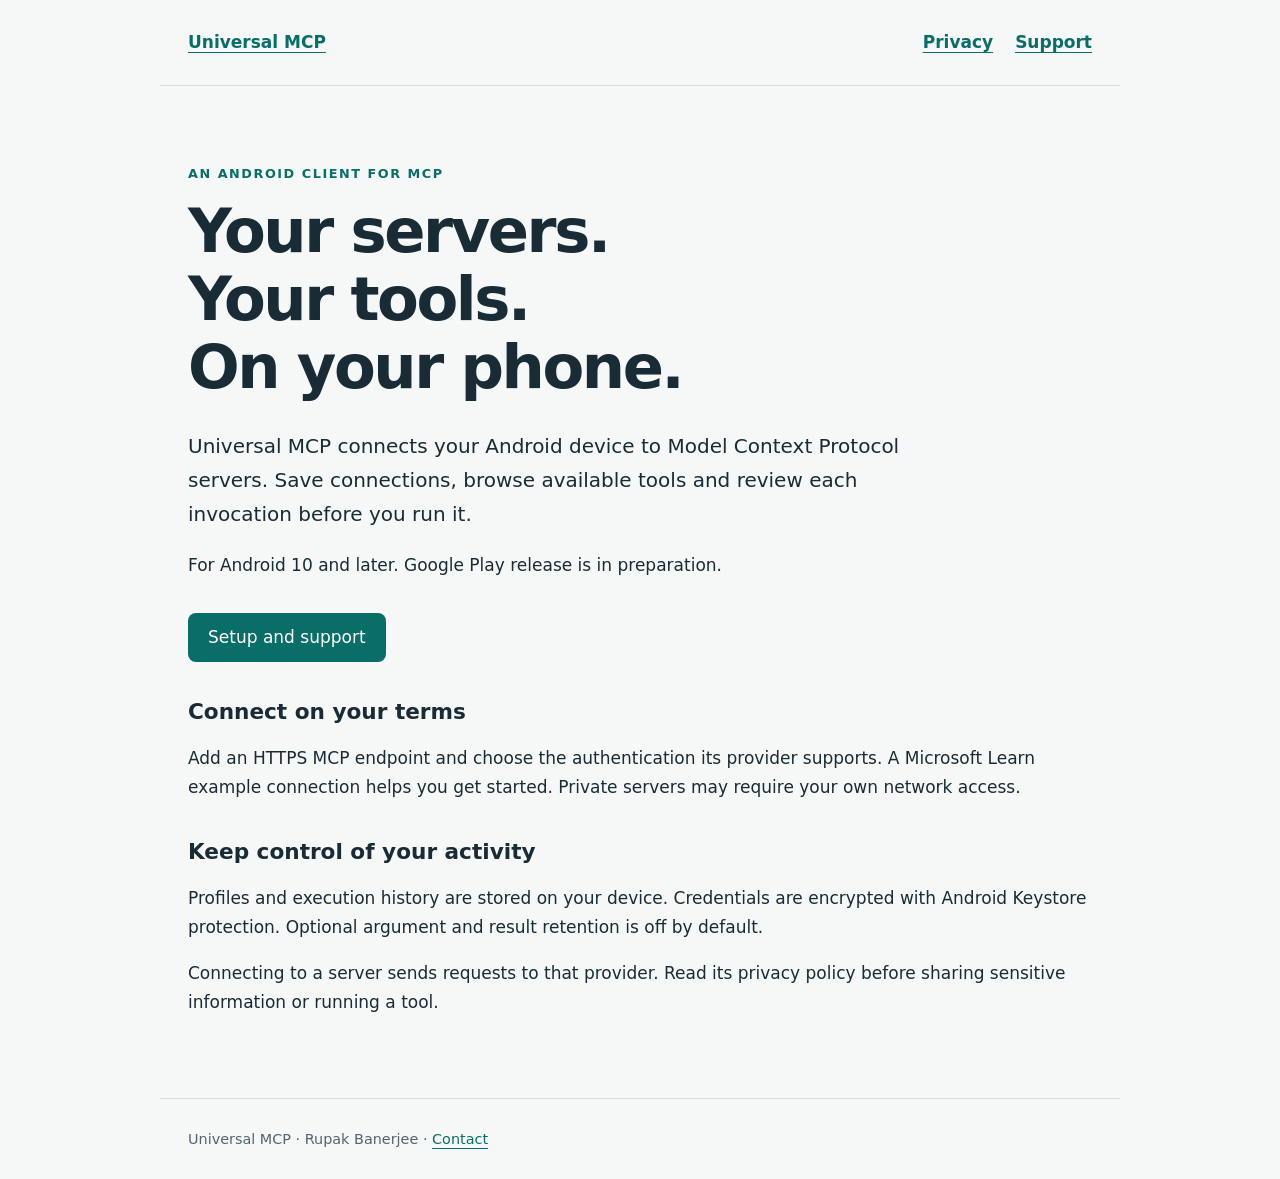
<file: index.html>
<!doctype html>
<html lang="en"><head><meta charset="utf-8"><meta name="viewport" content="width=device-width,initial-scale=1"><meta name="description" content="Universal MCP for Android. Connect to MCP servers, browse tools and review invocations from your phone."><title>Universal MCP for Android</title><link rel="stylesheet" href="styles.css"></head>
<body><header><a href="index.html">Universal MCP</a><nav aria-label="Main navigation"><a href="privacy.html">Privacy</a><a href="support.html">Support</a></nav></header>
<main><p class="eyebrow">An Android client for MCP</p><h1>Your servers.<br>Your tools.<br>On your phone.</h1><p class="lead">Universal MCP connects your Android device to Model Context Protocol servers. Save connections, browse available tools and review each invocation before you run it.</p><p>For Android 10 and later. Google Play release is in preparation.</p><a class="button" href="support.html">Setup and support</a>
<section><h2>Connect on your terms</h2><p>Add an HTTPS MCP endpoint and choose the authentication its provider supports. A Microsoft Learn example connection helps you get started. Private servers may require your own network access.</p></section>
<section><h2>Keep control of your activity</h2><p>Profiles and execution history are stored on your device. Credentials are encrypted with Android Keystore protection. Optional argument and result retention is off by default.</p><p>Connecting to a server sends requests to that provider. Read its privacy policy before sharing sensitive information or running a tool.</p></section></main><footer>Universal MCP · Rupak Banerjee · <a href="mailto:rupakbanerjee@gmail.com">Contact</a></footer></body></html>
</file>
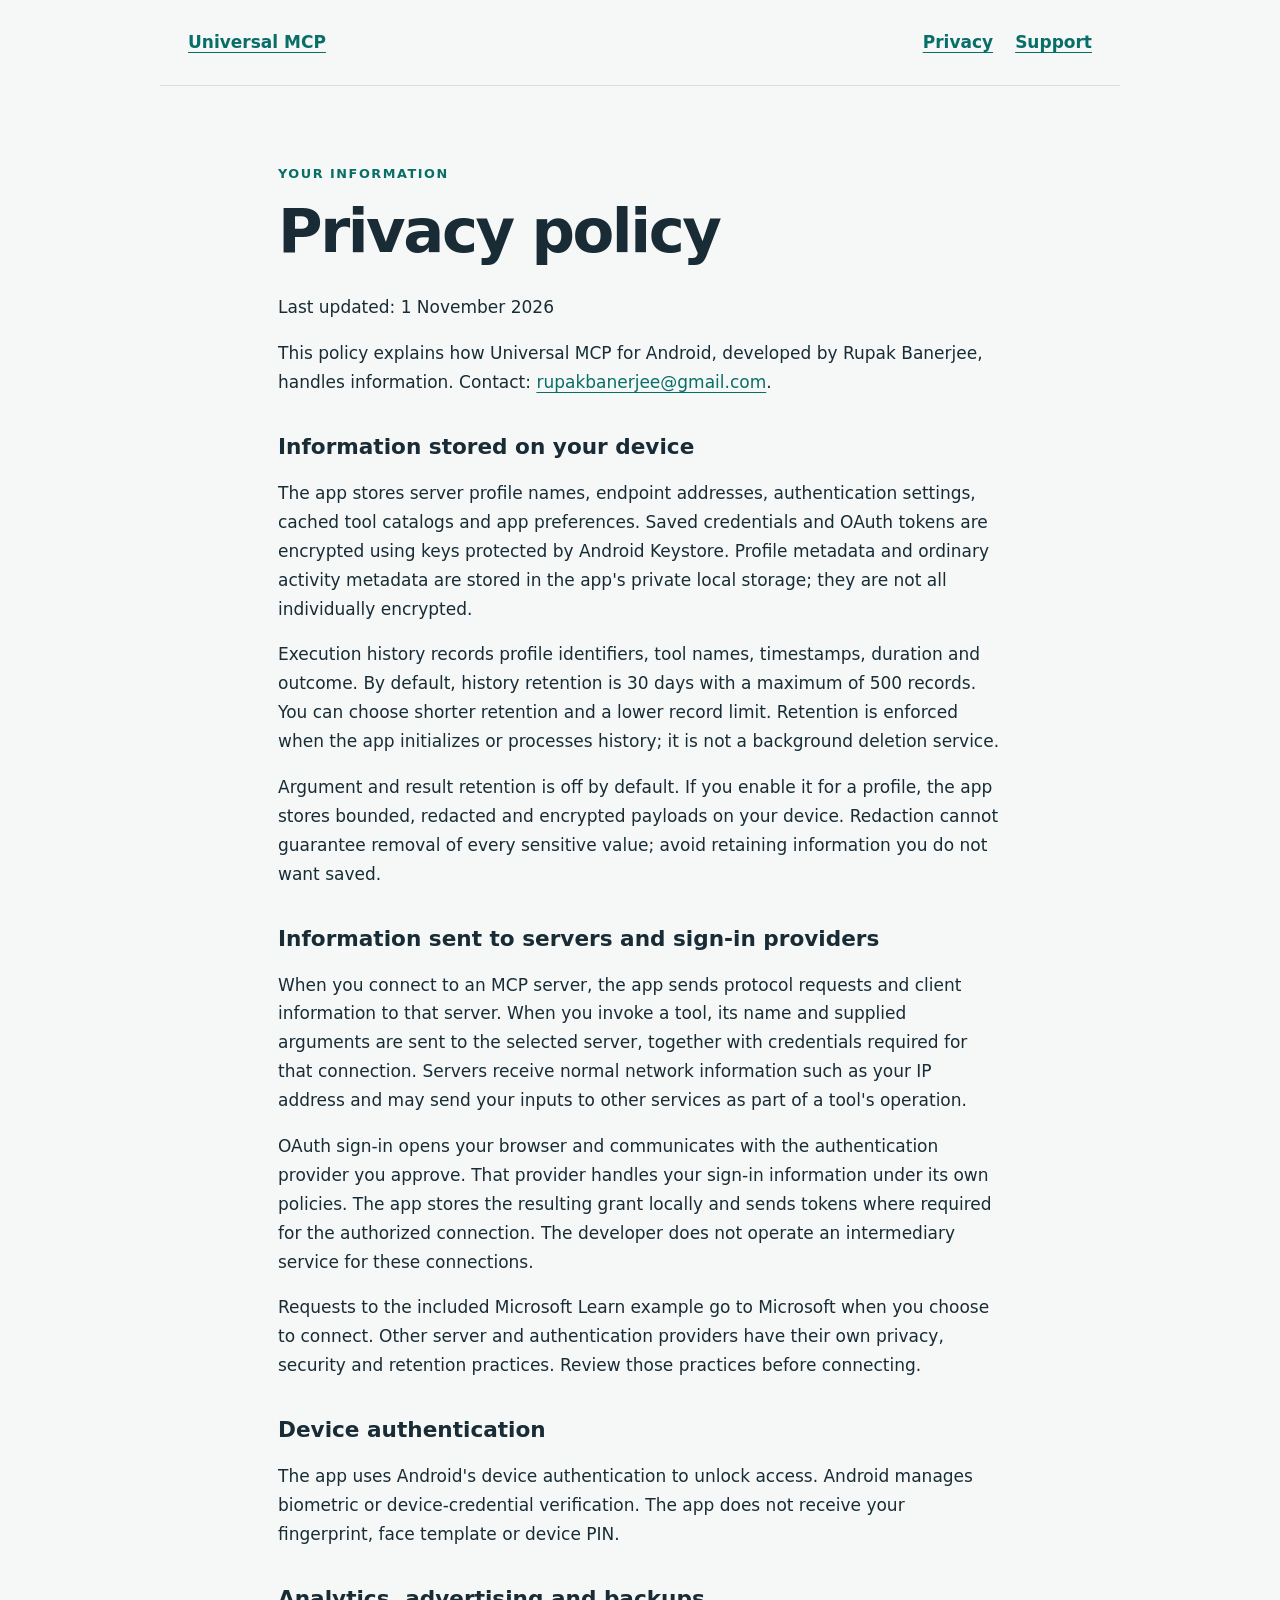
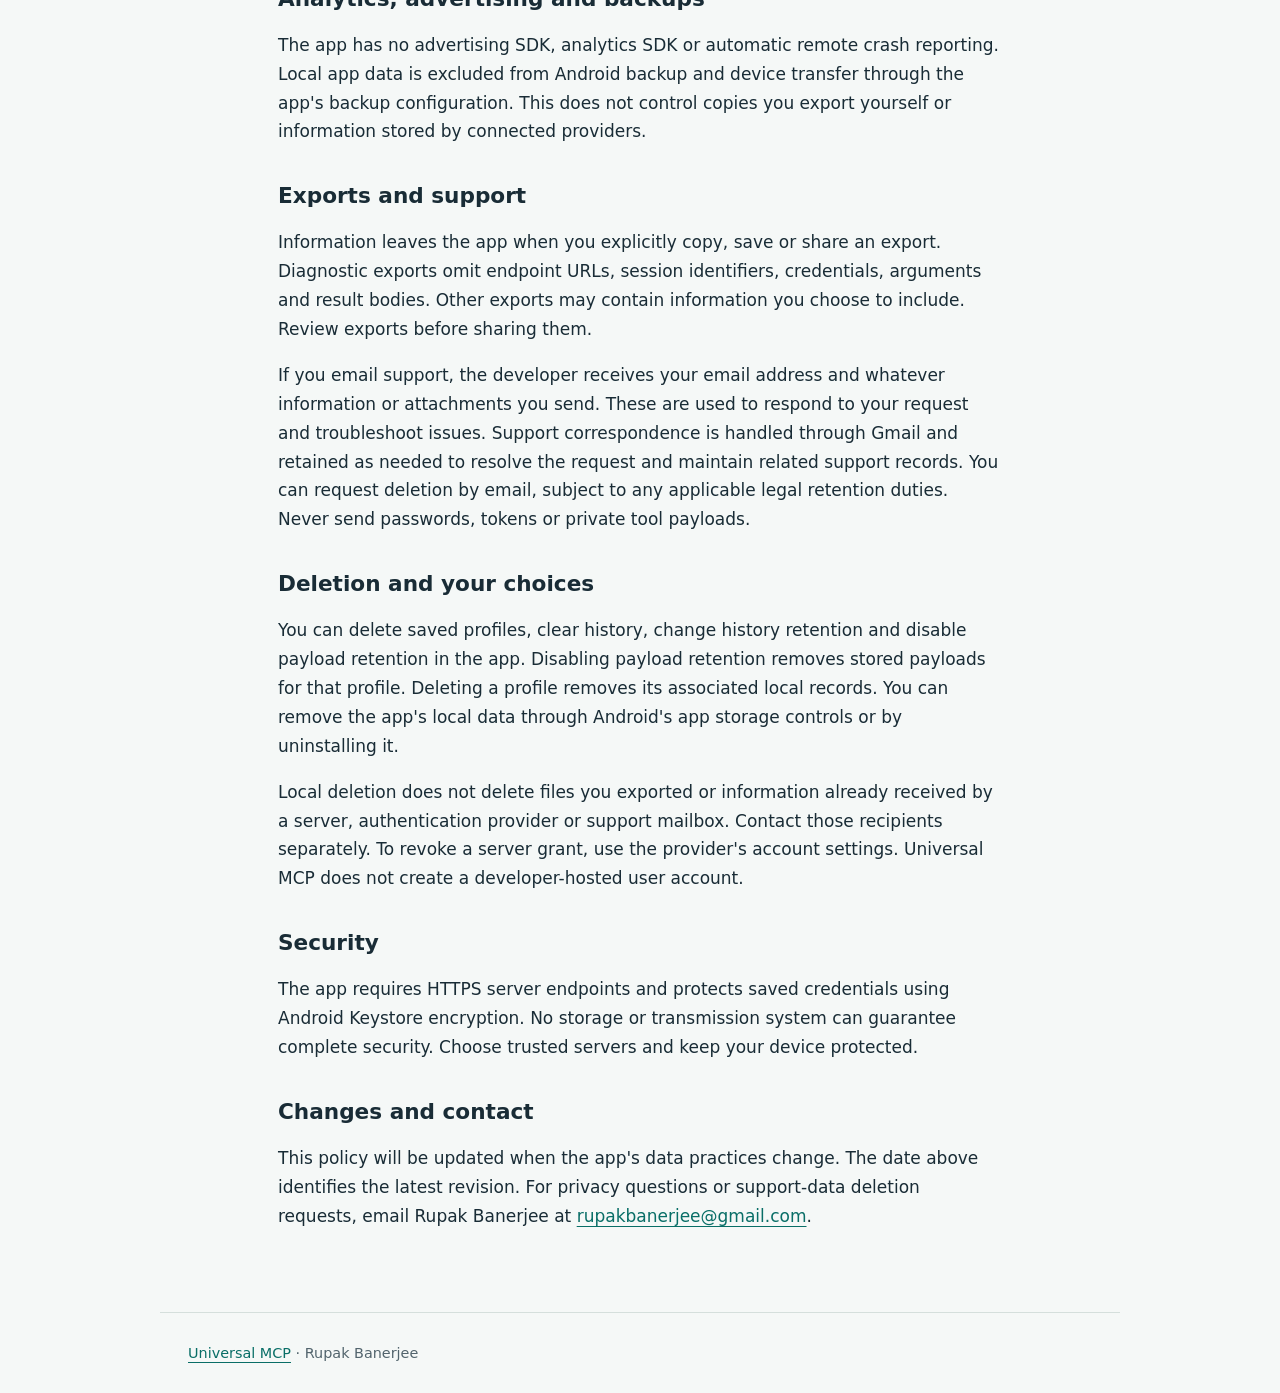
<file: privacy.html>
<!doctype html>
<html lang="en"><head><meta charset="utf-8"><meta name="viewport" content="width=device-width,initial-scale=1"><meta name="description" content="Privacy policy for Universal MCP for Android by Rupak Banerjee."><title>Privacy policy · Universal MCP</title><link rel="stylesheet" href="styles.css"></head>
<body><header><a href="index.html">Universal MCP</a><nav aria-label="Main navigation"><a href="privacy.html" aria-current="page">Privacy</a><a href="support.html">Support</a></nav></header><main class="article"><p class="eyebrow">Your information</p><h1>Privacy policy</h1><p>Last updated: 1 November 2026</p><p>This policy explains how Universal MCP for Android, developed by Rupak Banerjee, handles information. Contact: <a href="mailto:rupakbanerjee@gmail.com">rupakbanerjee@gmail.com</a>.</p>
<h2>Information stored on your device</h2><p>The app stores server profile names, endpoint addresses, authentication settings, cached tool catalogs and app preferences. Saved credentials and OAuth tokens are encrypted using keys protected by Android Keystore. Profile metadata and ordinary activity metadata are stored in the app's private local storage; they are not all individually encrypted.</p><p>Execution history records profile identifiers, tool names, timestamps, duration and outcome. By default, history retention is 30 days with a maximum of 500 records. You can choose shorter retention and a lower record limit. Retention is enforced when the app initializes or processes history; it is not a background deletion service.</p><p>Argument and result retention is off by default. If you enable it for a profile, the app stores bounded, redacted and encrypted payloads on your device. Redaction cannot guarantee removal of every sensitive value; avoid retaining information you do not want saved.</p>
<h2>Information sent to servers and sign-in providers</h2><p>When you connect to an MCP server, the app sends protocol requests and client information to that server. When you invoke a tool, its name and supplied arguments are sent to the selected server, together with credentials required for that connection. Servers receive normal network information such as your IP address and may send your inputs to other services as part of a tool's operation.</p><p>OAuth sign-in opens your browser and communicates with the authentication provider you approve. That provider handles your sign-in information under its own policies. The app stores the resulting grant locally and sends tokens where required for the authorized connection. The developer does not operate an intermediary service for these connections.</p><p>Requests to the included Microsoft Learn example go to Microsoft when you choose to connect. Other server and authentication providers have their own privacy, security and retention practices. Review those practices before connecting.</p>
<h2>Device authentication</h2><p>The app uses Android's device authentication to unlock access. Android manages biometric or device-credential verification. The app does not receive your fingerprint, face template or device PIN.</p>
<h2>Analytics, advertising and backups</h2><p>The app has no advertising SDK, analytics SDK or automatic remote crash reporting. Local app data is excluded from Android backup and device transfer through the app's backup configuration. This does not control copies you export yourself or information stored by connected providers.</p>
<h2>Exports and support</h2><p>Information leaves the app when you explicitly copy, save or share an export. Diagnostic exports omit endpoint URLs, session identifiers, credentials, arguments and result bodies. Other exports may contain information you choose to include. Review exports before sharing them.</p><p>If you email support, the developer receives your email address and whatever information or attachments you send. These are used to respond to your request and troubleshoot issues. Support correspondence is handled through Gmail and retained as needed to resolve the request and maintain related support records. You can request deletion by email, subject to any applicable legal retention duties. Never send passwords, tokens or private tool payloads.</p>
<h2>Deletion and your choices</h2><p>You can delete saved profiles, clear history, change history retention and disable payload retention in the app. Disabling payload retention removes stored payloads for that profile. Deleting a profile removes its associated local records. You can remove the app's local data through Android's app storage controls or by uninstalling it.</p><p>Local deletion does not delete files you exported or information already received by a server, authentication provider or support mailbox. Contact those recipients separately. To revoke a server grant, use the provider's account settings. Universal MCP does not create a developer-hosted user account.</p>
<h2>Security</h2><p>The app requires HTTPS server endpoints and protects saved credentials using Android Keystore encryption. No storage or transmission system can guarantee complete security. Choose trusted servers and keep your device protected.</p>
<h2>Changes and contact</h2><p>This policy will be updated when the app's data practices change. The date above identifies the latest revision. For privacy questions or support-data deletion requests, email Rupak Banerjee at <a href="mailto:rupakbanerjee@gmail.com">rupakbanerjee@gmail.com</a>.</p></main><footer><a href="index.html">Universal MCP</a> · Rupak Banerjee</footer></body></html>
</file>
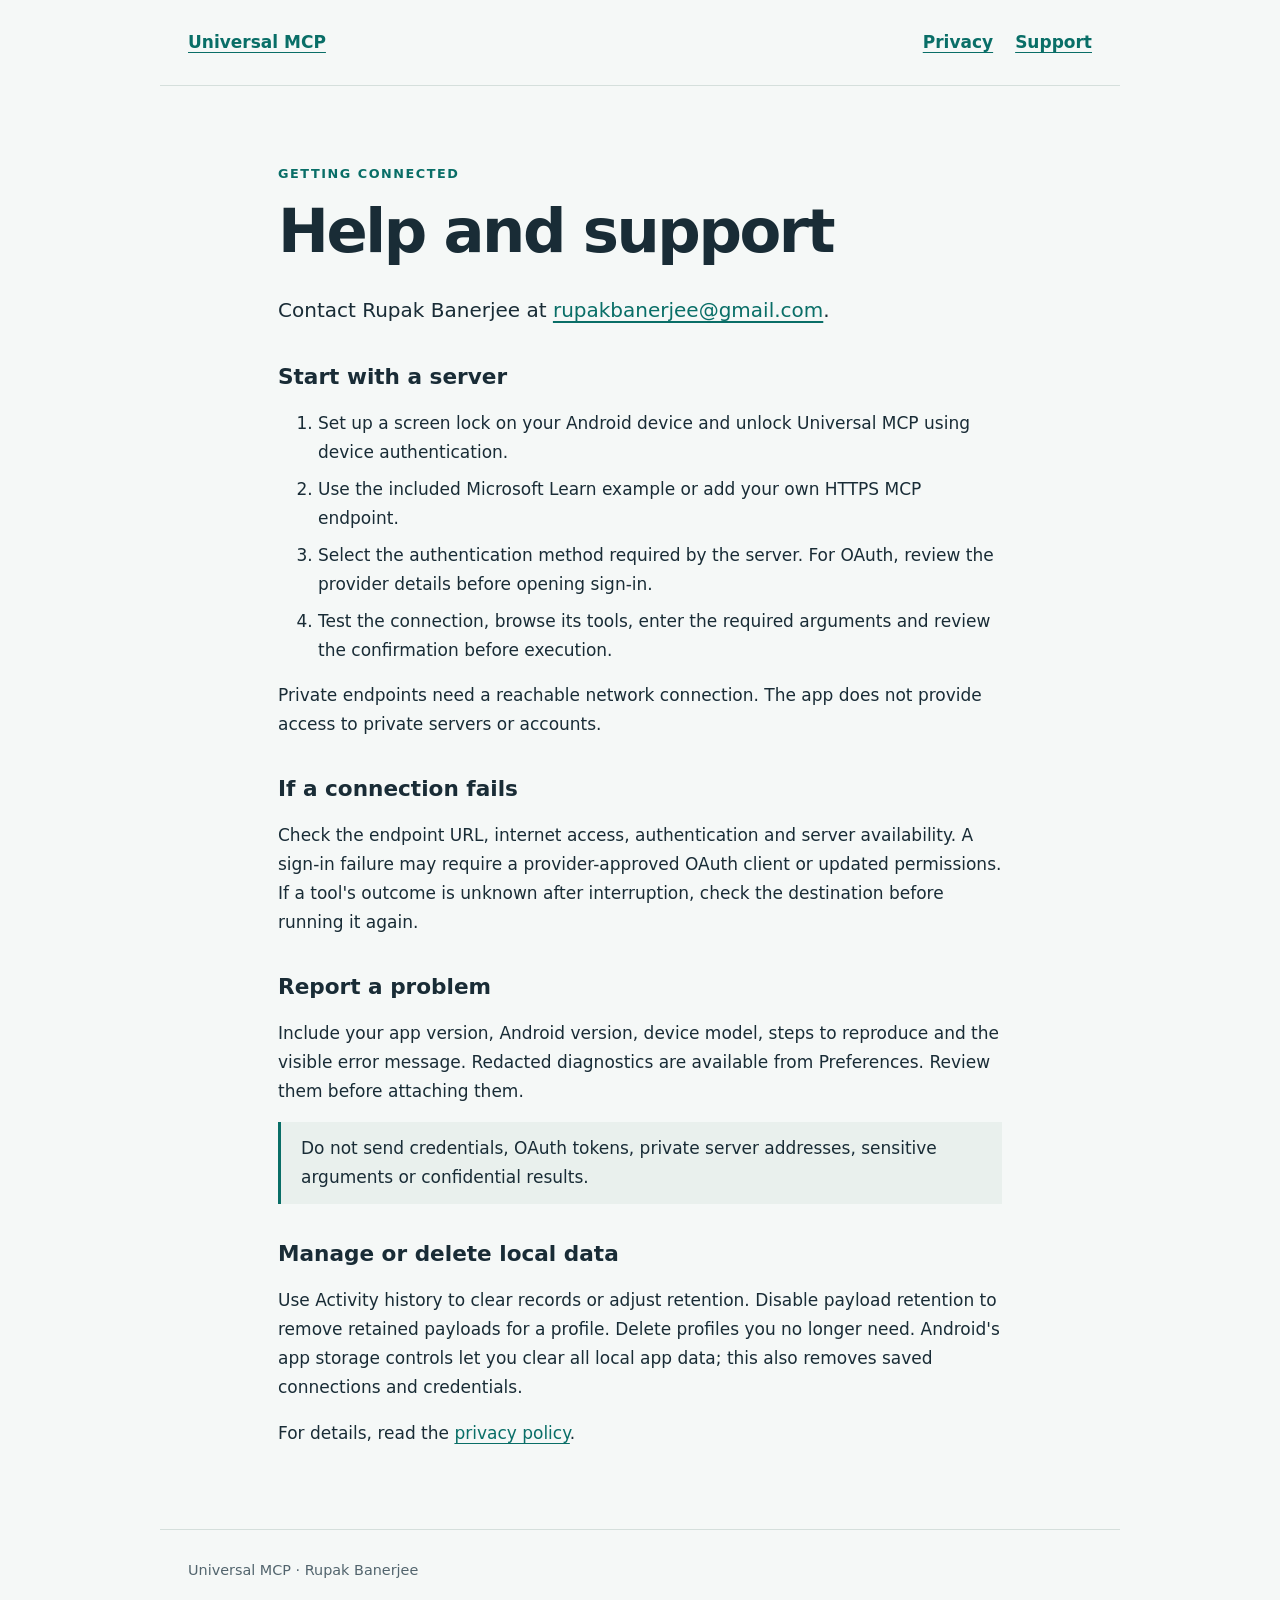
<file: support.html>
<!doctype html>
<html lang="en"><head><meta charset="utf-8"><meta name="viewport" content="width=device-width,initial-scale=1"><meta name="description" content="Setup help and support for Universal MCP for Android."><title>Support · Universal MCP</title><link rel="stylesheet" href="styles.css"></head><body><header><a href="index.html">Universal MCP</a><nav aria-label="Main navigation"><a href="privacy.html">Privacy</a><a href="support.html" aria-current="page">Support</a></nav></header><main class="article"><p class="eyebrow">Getting connected</p><h1>Help and support</h1><p class="lead">Contact Rupak Banerjee at <a href="mailto:rupakbanerjee@gmail.com">rupakbanerjee@gmail.com</a>.</p>
<h2>Start with a server</h2><ol><li>Set up a screen lock on your Android device and unlock Universal MCP using device authentication.</li><li>Use the included Microsoft Learn example or add your own HTTPS MCP endpoint.</li><li>Select the authentication method required by the server. For OAuth, review the provider details before opening sign-in.</li><li>Test the connection, browse its tools, enter the required arguments and review the confirmation before execution.</li></ol><p>Private endpoints need a reachable network connection. The app does not provide access to private servers or accounts.</p>
<h2>If a connection fails</h2><p>Check the endpoint URL, internet access, authentication and server availability. A sign-in failure may require a provider-approved OAuth client or updated permissions. If a tool's outcome is unknown after interruption, check the destination before running it again.</p>
<h2>Report a problem</h2><p>Include your app version, Android version, device model, steps to reproduce and the visible error message. Redacted diagnostics are available from Preferences. Review them before attaching them.</p><p class="note">Do not send credentials, OAuth tokens, private server addresses, sensitive arguments or confidential results.</p>
<h2>Manage or delete local data</h2><p>Use Activity history to clear records or adjust retention. Disable payload retention to remove retained payloads for a profile. Delete profiles you no longer need. Android's app storage controls let you clear all local app data; this also removes saved connections and credentials.</p><p>For details, read the <a href="privacy.html">privacy policy</a>.</p></main><footer>Universal MCP · Rupak Banerjee</footer></body></html>
</file>
<file: styles.css>
:root{color-scheme:light;--ink:#192c36;--muted:#52646d;--accent:#096e67;--paper:#f5f8f7}*{box-sizing:border-box}body{margin:0;background:var(--paper);color:var(--ink);font:17px/1.7 system-ui,sans-serif}a{color:var(--accent);text-underline-offset:4px}a:focus-visible{outline:3px solid #b46514;outline-offset:5px}header,main,footer{max-width:960px;margin:auto;padding:28px}header{display:flex;align-items:center;justify-content:space-between;gap:24px;border-bottom:1px solid #d5dfdc}header a{font-weight:650}nav{display:flex;gap:22px;flex-wrap:wrap}main{min-height:65vh;padding-top:64px;padding-bottom:64px}h1{font-size:clamp(2.1rem,5vw,3.8rem);line-height:1.12;letter-spacing:-.04em;margin:12px 0 28px}h2{font-size:1.35rem;line-height:1.3;margin-top:36px}.eyebrow{font-size:.8rem;letter-spacing:.12em;text-transform:uppercase;color:var(--accent);font-weight:700}.lead{font-size:1.25rem;max-width:740px}.article{max-width:780px}section{margin-top:32px}footer{border-top:1px solid #d5dfdc;color:var(--muted);font-size:.9rem}.button{display:inline-block;background:var(--accent);color:white;border-radius:8px;text-decoration:none;padding:10px 20px;margin-top:16px}.note{border-left:3px solid var(--accent);padding:12px 20px;background:#e9f0ed}li{margin-bottom:8px}@media(max-width:600px){header{align-items:flex-start;flex-direction:column}header,main,footer{padding:22px}main{padding-top:40px}nav{gap:16px}}
</file>
